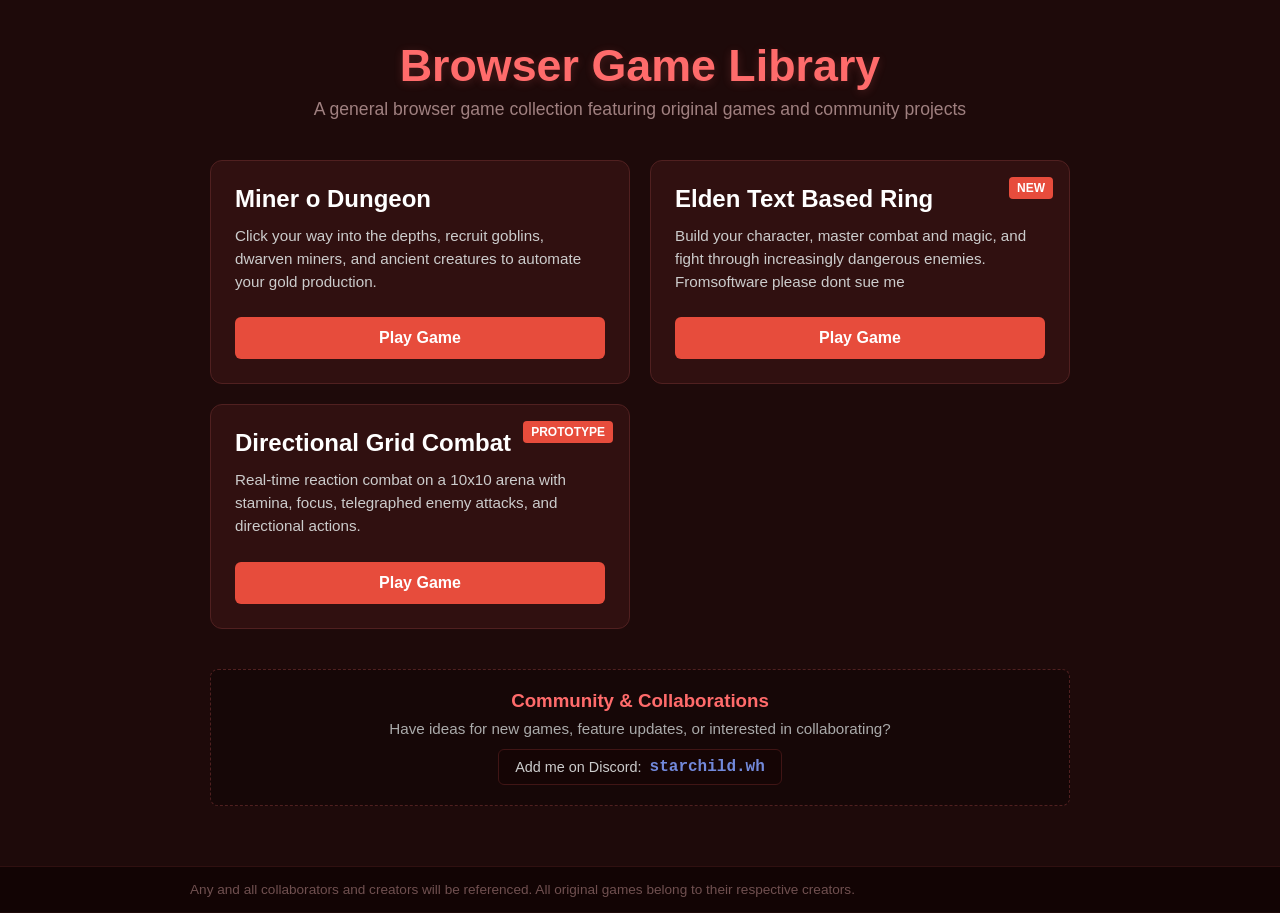
<file: ClickerGame/index.html>
<!DOCTYPE html>
<html lang="en">
<head>
    <meta charset="UTF-8">
    <meta name="viewport" content="width=device-width, initial-scale=1.0">
    <title>Browser Game Library</title>
    <link rel="icon" href="pick.png">
    <link rel="stylesheet" href="index.css">
</head>
<body>

    <header class="hero">
        <h1>Browser Game Library</h1>
        <p class="subtitle">A general browser game collection featuring original games and community projects</p>
    </header>

    <main class="container">
        <!-- Game Cards Showcase -->
        <section class="game-grid">
            <article class="game-card">
                <h2>Miner o Dungeon</h2>
                <p>Click your way into the depths, recruit goblins, dwarven miners, and ancient creatures to automate your gold production.</p>
                
                <div class="card-actions">
                    <a href="./Game1/game1.html" class="btn btn-primary">Play Game</a>
                </div>
            </article>

            <!-- Second Game Card -->
            <article class="game-card game-card--new">
                <div class="card-badge">New</div>
                <h2>Elden Text Based Ring</h2>
                <p>Build your character, master combat and magic, and fight through increasingly dangerous enemies. Fromsoftware please dont sue me</p>
                <div class="card-actions">
                    <a href="./Game2/game2.html" class="btn btn-primary">Play Game</a>
                </div>
            </article>

            <article class="game-card game-card--new">
                <div class="card-badge">Prototype</div>
                <h2>Directional Grid Combat</h2>
                <p>Real-time reaction combat on a 10x10 arena with stamina, focus, telegraphed enemy attacks, and directional actions.</p>
                <div class="card-actions">
                    <a href="./Game3/game3.html" class="btn btn-primary">Play Game</a>
                </div>
            </article>
        </section>

        <!-- Information & Discord Section -->
        <section class="info-section">
            <h3>Community & Collaborations</h3>
            <p>Have ideas for new games, feature updates, or interested in collaborating?</p>
            <div class="discord-box">
                <span>Add me on Discord:</span>
                <code>starchild.wh</code>
            </div>
        </section>
    </main>

    <footer>
        <div class="footer-content">
            <p class="copyright">Any and all collaborators and creators will be referenced. All original games belong to their respective creators.</p>
        </div>
    </footer>

</body>
</html>
</file>
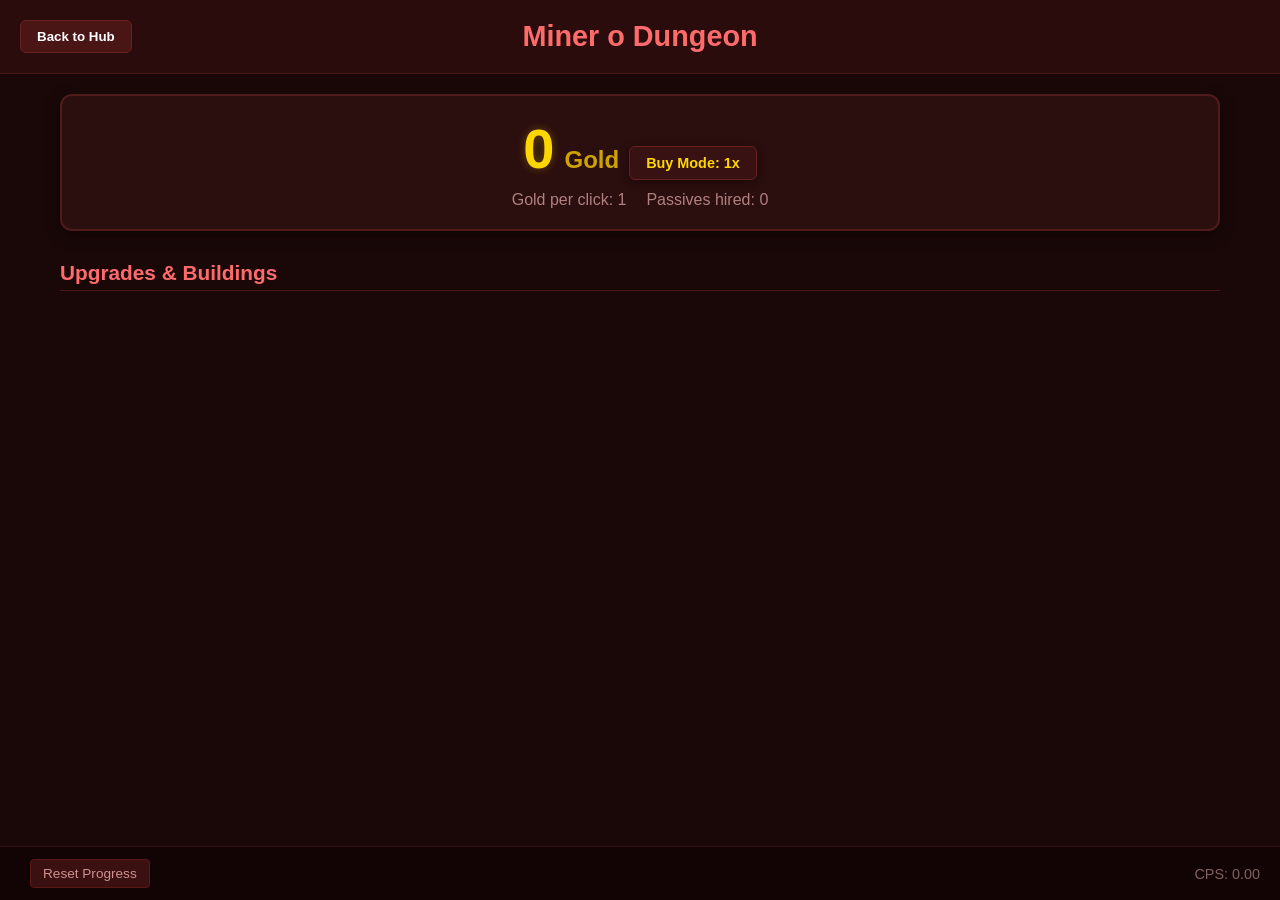
<file: ClickerGame/Game1/game1.html>
<!DOCTYPE html>
<html lang="en">
<head>
    <meta charset="UTF-8">
    <meta name="viewport" content="width=device-width, initial-scale=1.0">
    <title>Miner o Dungeon</title>
    <link rel="icon" href="pick.png">
    <link rel="stylesheet" href="game1.css">
</head>
<body>

    <header class="header">
        <button id="backBtn" class="nav-btn">Back to Hub</button>
        <h1>Miner o Dungeon</h1>
    </header>

    <main class="game-container">
        <section class="stats-panel">
            <div class="resource-display">
                <span id="number" class="score-display">0</span>
                <span class="resource-label">Gold</span>
            </div>
            <div class="stat-details">
                <div class="sub-stat">Gold per click: <span id="clickPower">1</span></div>
                <div class="sub-stat">Passives hired: <span id="goblinCount">0</span></div>
            </div>
        </section>

        <section class="upgrades-section">
            <h2>Upgrades & Buildings</h2>
            <div id="upgrades" class="upgrades-container"></div>
        </section>
    </main>

    <footer>
        <span id="cpsDisplay">CPS: 0.00</span>
    </footer>

    <!-- Click Spark Skript eingebunden -->
    <script src="../click-spark.js"></script>
    <script src="game1.js"></script>
</body>
</html>
</file>
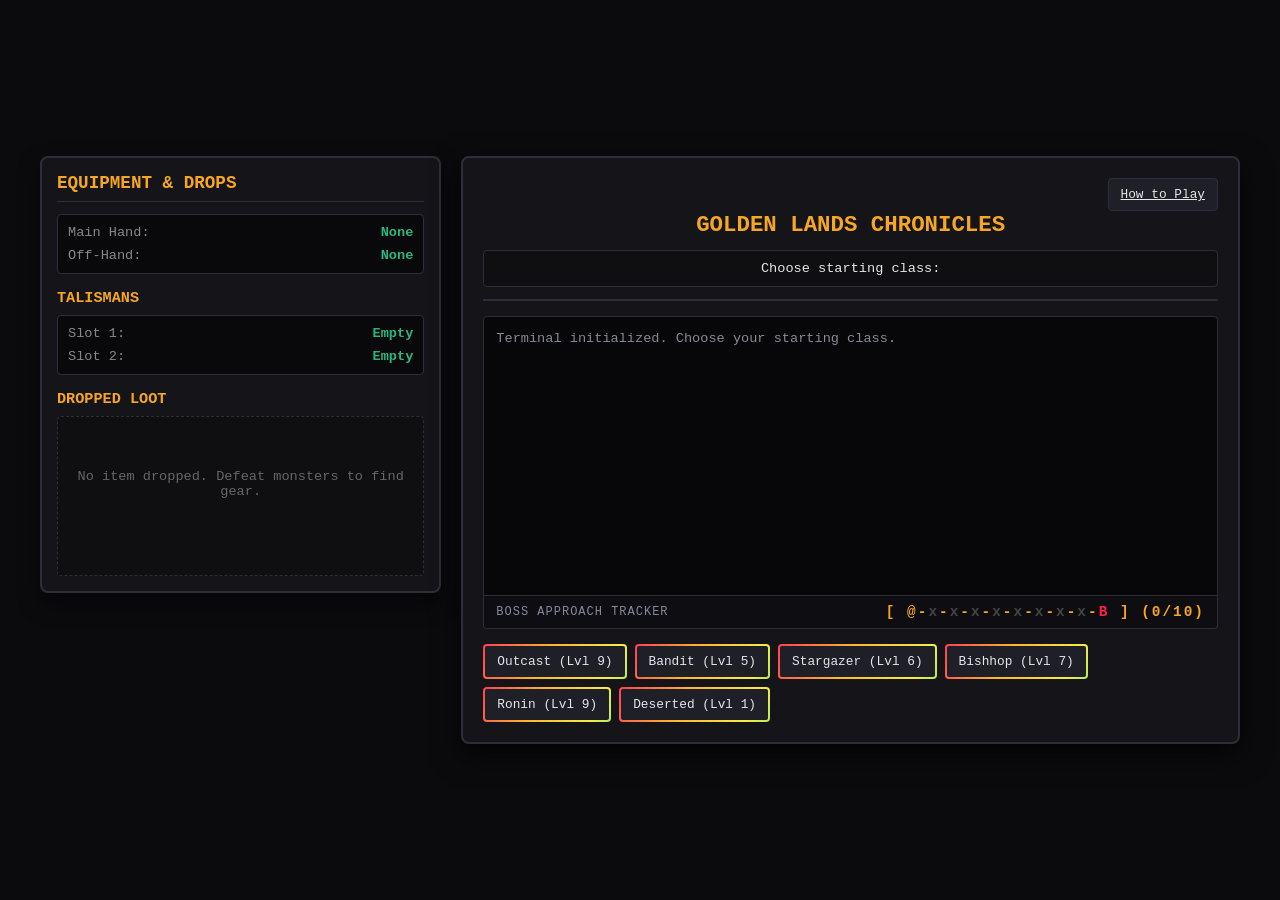
<file: ClickerGame/Game2/game2.html>
<!DOCTYPE html>
<html lang="en">
<head>
    <meta charset="UTF-8">
    <meta name="viewport" content="width=device-width, initial-scale=1.0">
    <title>Elden Text Based Ring</title>
    <link rel="stylesheet" href="game2.css">
</head>
<body>

    <div id="death-overlay" class="death-overlay" role="alert" aria-live="assertive" aria-hidden="true">
        <h1 class="death-title">YOU DIED</h1>
    </div>

    <div class="main-layout">
        <!-- LEFT PANEL: Equipment & Drops -->
        <aside class="sidebar-panel">
            <h2 class="panel-title">Equipment & Drops</h2>
            
            <div class="equipment-slots">
                <div class="slot-box">
                    <span class="slot-label">Main Hand:</span>
                    <span id="main-hand-display" class="slot-value">None</span>
                </div>
                <div class="slot-box">
                    <span class="slot-label">Off-Hand:</span>
                    <span id="off-hand-display" class="slot-value">None</span>
                </div>
            </div>

            <h3 class="sub-panel-title">Talismans</h3>
            <div class="equipment-slots talisman-slots">
                <div class="slot-box">
                    <span class="slot-label">Slot 1:</span>
                    <span id="talisman-slot-1" class="slot-value">Empty</span>
                </div>
                <div class="slot-box">
                    <span class="slot-label">Slot 2:</span>
                    <span id="talisman-slot-2" class="slot-value">Empty</span>
                </div>
            </div>

            <h3 class="sub-panel-title">Dropped Loot</h3>
            <div id="drop-container" class="drop-box">
                <p class="empty-msg">No item dropped. Defeat monsters to find gear.</p>
            </div>
        </aside>

        <!-- RIGHT PANEL: Game Console & Actions -->
        <main class="game-container">
            <header class="stats-card">
                <a class="tutorial-open btn" href="tutorial.html">How to Play</a>
                <h1 class="game-title">Golden Lands Chronicles</h1>
                <div id="stats-display" class="stats-grid">
                    <!-- Stats rendered via JS -->
                </div>
            </header>

            <section id="level-up-panel" class="level-up-box hidden">
                <h3 class="level-title">Level Up! Allocate 1 Stat Point:</h3>
                <div id="stat-buttons" class="stat-btn-grid"></div>
            </section>

            <section id="console" class="console-box">
                <p class="system-msg"> Terminal initialized. Choose your starting class.</p>
            </section>

            <!-- ASCII BOSS PROGRESSION TRACKER -->
            <section class="tracker-box">
                <div class="tracker-title">Boss Approach Tracker</div>
                <div id="boss-tracker" class="ascii-tracker">[ @-------x-------B ] (0/10)</div>
            </section>

            <footer id="actions-panel" class="actions-box">
                <!-- Buttons rendered via JS -->
            </footer>
        </main>
    </div>

    <script src="game2.js"></script>
</body>
</html>
</file>
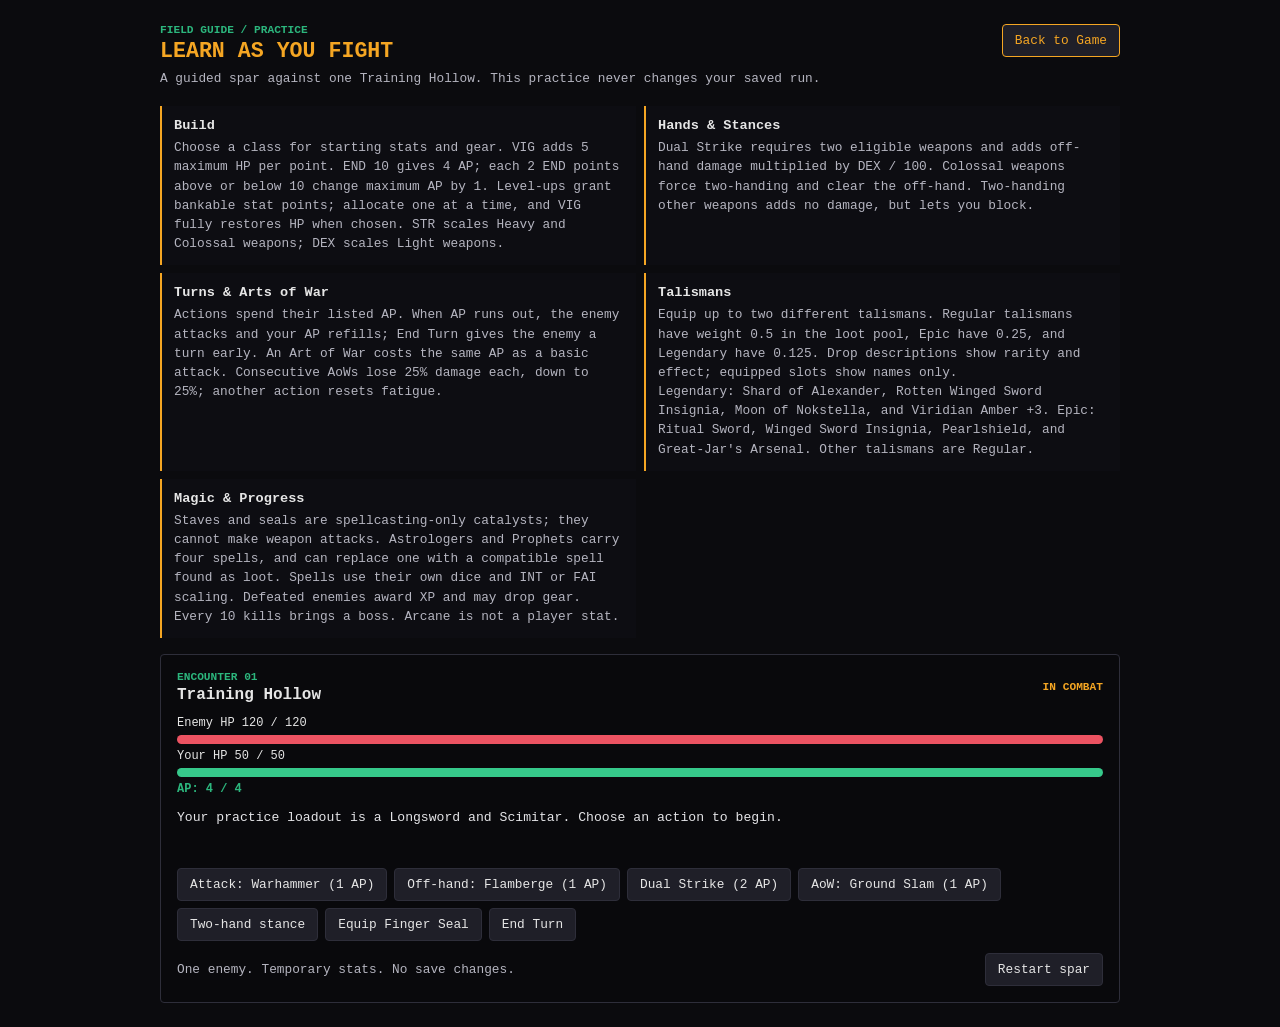
<file: ClickerGame/Game2/tutorial.html>
<!DOCTYPE html>
<html lang="en">
<head>
    <meta charset="UTF-8">
    <meta name="viewport" content="width=device-width, initial-scale=1.0">
    <title>Elden Text Based Ring | Tutorial</title>
    <link rel="stylesheet" href="game2.css">
</head>
<body class="tutorial-page" data-page="tutorial">
    <main class="tutorial-shell">
        <header class="tutorial-header">
            <div>
                <p class="tutorial-kicker">FIELD GUIDE / PRACTICE</p>
                <h1 id="tutorial-title" class="game-title">Learn as you fight</h1>
                <p class="tutorial-subtitle">A guided spar against one Training Hollow. This practice never changes your saved run.</p>
            </div>
            <a class="tutorial-nav btn" href="game2.html">Back to Game</a>
        </header>

        <div class="tutorial-guide-grid">
            <section class="tutorial-guide">
                <h2>Build</h2>
                <p>Choose a class for starting stats and gear. VIG adds 5 maximum HP per point. END 10 gives 4 AP; each 2 END points above or below 10 change maximum AP by 1. Level-ups grant bankable stat points; allocate one at a time, and VIG fully restores HP when chosen. STR scales Heavy and Colossal weapons; DEX scales Light weapons.</p>
            </section>
            <section class="tutorial-guide">
                <h2>Hands & Stances</h2>
                <p>Dual Strike requires two eligible weapons and adds off-hand damage multiplied by DEX / 100. Colossal weapons force two-handing and clear the off-hand. Two-handing other weapons adds no damage, but lets you block.</p>
            </section>
            <section class="tutorial-guide">
                <h2>Turns & Arts of War</h2>
                <p>Actions spend their listed AP. When AP runs out, the enemy attacks and your AP refills; End Turn gives the enemy a turn early. An Art of War costs the same AP as a basic attack. Consecutive AoWs lose 25% damage each, down to 25%; another action resets fatigue.</p>
            </section>
            <section class="tutorial-guide">
                <h2>Talismans</h2>
                <p>Equip up to two different talismans. Regular talismans have weight 0.5 in the loot pool, Epic have 0.25, and Legendary have 0.125. Drop descriptions show rarity and effect; equipped slots show names only.</p>
                <p>Legendary: Shard of Alexander, Rotten Winged Sword Insignia, Moon of Nokstella, and Viridian Amber +3. Epic: Ritual Sword, Winged Sword Insignia, Pearlshield, and Great-Jar's Arsenal. Other talismans are Regular.</p>
            </section>
            <section class="tutorial-guide">
                <h2>Magic & Progress</h2>
                <p>Staves and seals are spellcasting-only catalysts; they cannot make weapon attacks. Astrologers and Prophets carry four spells, and can replace one with a compatible spell found as loot. Spells use their own dice and INT or FAI scaling. Defeated enemies award XP and may drop gear. Every 10 kills brings a boss. Arcane is not a player stat.</p>
            </section>
        </div>

        <section class="tutorial-arena" aria-labelledby="tutorial-enemy-name">
            <div class="tutorial-arena-heading">
                <div>
                    <p class="tutorial-kicker">ENCOUNTER 01</p>
                    <h2 id="tutorial-enemy-name">Training Hollow</h2>
                </div>
                <span id="tutorial-fight-status" class="tutorial-fight-status">READY</span>
            </div>

            <div class="tutorial-vitals">
                <label for="tutorial-enemy-hp">Enemy HP <span id="tutorial-enemy-hp-label">120 / 120</span></label>
                <progress id="tutorial-enemy-hp" class="tutorial-health enemy-health" max="120" value="120"></progress>
                <label for="tutorial-player-hp">Your HP <span id="tutorial-player-hp-label">50 / 50</span></label>
                <progress id="tutorial-player-hp" class="tutorial-health player-health" max="50" value="50"></progress>
                <p id="tutorial-ap-label" class="tutorial-ap">AP: 4 / 4</p>
            </div>

            <p id="tutorial-narration" class="tutorial-narration" role="status" aria-live="polite">Your practice loadout is a Longsword and Scimitar. Choose an action to begin.</p>
            <div id="tutorial-log" class="tutorial-log" role="log" aria-live="polite"></div>
            <div id="tutorial-actions" class="tutorial-actions"></div>
            <footer class="tutorial-footer">
                <span>One enemy. Temporary stats. No save changes.</span>
                <button id="tutorial-restart" class="btn" type="button">Restart spar</button>
            </footer>
        </section>
    </main>

    <script src="game2.js"></script>
</body>
</html>
</file>
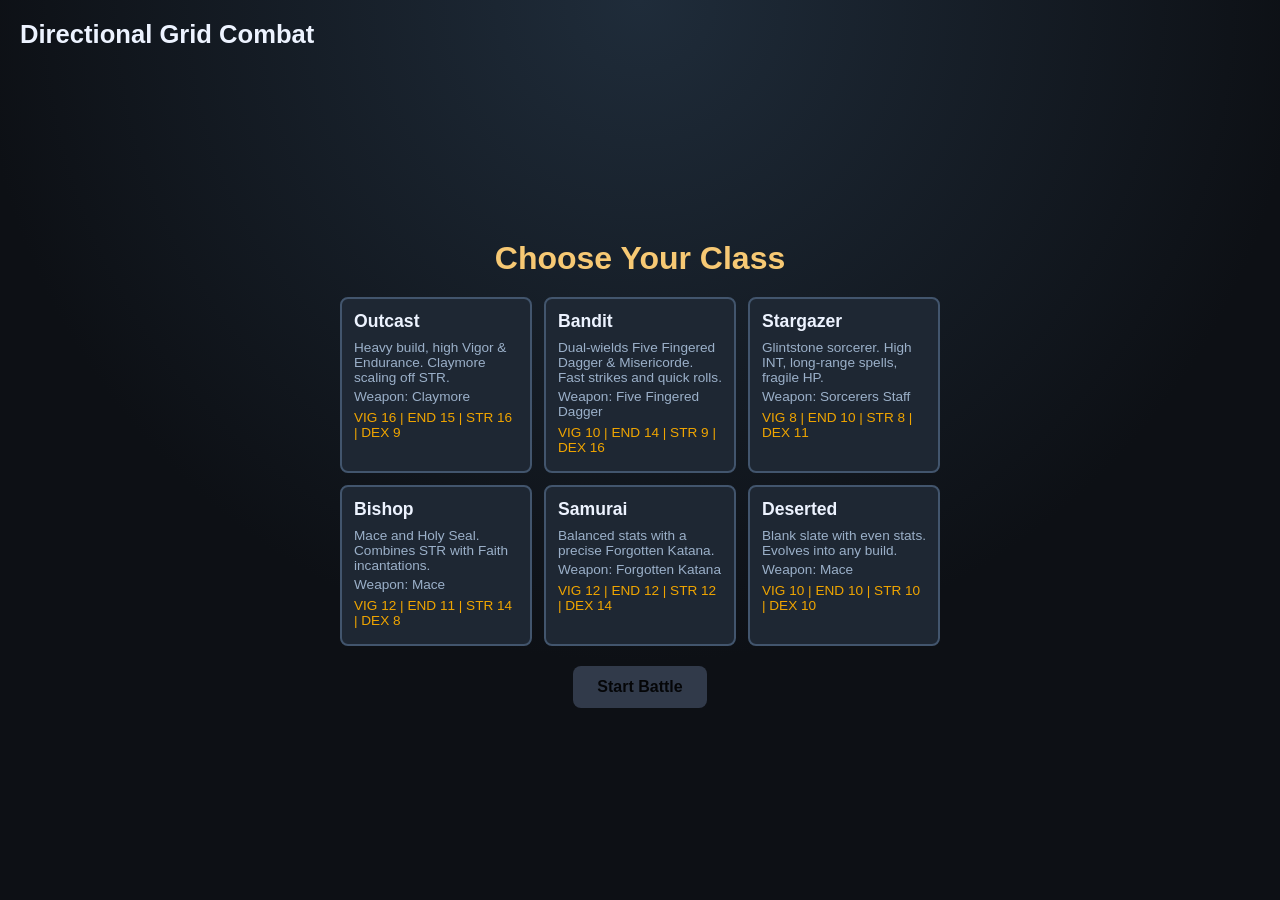
<file: ClickerGame/Game3/game3.html>
<!DOCTYPE html>
<html lang="en">
<head>
  <meta charset="UTF-8" />
  <meta name="viewport" content="width=device-width, initial-scale=1.0" />
  <title>Directional Grid Combat</title>
  <link rel="stylesheet" href="game3.css" />
</head>
<body>
  <div class="game-shell">
    <header class="topbar">
      <div>
        <h1>Directional Grid Combat</h1>
      </div>
      <button id="pause-btn" class="pause-btn" style="display:none;" onclick="togglePause()">Pause (P)</button>
    </header>

    <div id="class-select-screen" class="class-select">
      <h2>Choose Your Class</h2>
      <div id="class-options-container" class="class-options"></div>
      <button id="start-game-btn" class="start-button" disabled>Start Battle</button>
    </div>

    <div id="game-screen" style="display: none;">
      <section class="hud">
        <div class="bar-wrap">
          <label>Health</label>
          <div class="bar">
            <div id="hp-bar" class="fill hp"></div>
          </div>
          <span id="hp-text">0 / 0</span>
        </div>

        <div class="bar-wrap">
          <label>Stamina</label>
          <div class="bar">
            <div id="sp-bar" class="fill stamina"></div>
          </div>
          <span id="sp-text">0 / 0</span>
        </div>

        <div class="bar-wrap">
          <label>Focus</label>
          <div class="bar">
            <div id="fp-bar" class="fill fp"></div>
          </div>
          <span id="fp-text">0 / 0</span>
        </div>
      </section>

      <main class="arena-layout">
        <!-- LEFT PANEL: EQUIPMENT & DROPS -->
        <aside class="side-panel left-panel">
          <div class="panel-block">
            <h2>Equipment</h2>
            <div style="font-size: 0.85rem; line-height: 1.8; color: #9bb0c9;">
              <div><span style="color: var(--accent);">Main Hand:</span> <span id="main-hand-slot">None</span></div>
              <div><span style="color: var(--accent);">Off-Hand:</span> <span id="off-hand-slot">None</span></div>
              <div>Stance: <span id="stance-slot">One-handed</span></div>
              <div style="margin-top: 8px; color: var(--accent);">Talismans</div>
              <div style="margin-left: 8px;"><span id="talisman-slot-1">Slot 1: Empty</span></div>
              <div style="margin-left: 8px;"><span id="talisman-slot-2">Slot 2: Empty</span></div>
              <div style="margin-top: 8px; color: var(--accent);">Spells</div>
              <div id="spell-list" class="spell-list"><span style="color:#666;">No catalyst equipped</span></div>
            </div>
          </div>

          <div class="panel-block">
            <h2>Backpack <span id="backpack-count" style="font-size:0.85rem; color:#9bb0c9;">0/10</span></h2>
            <div id="backpack-container" class="backpack"></div>
          </div>

          <div class="panel-block">
            <h2>Dropped Loot</h2>
            <div id="drop-container" class="drop-box"><p class="empty-msg">No item dropped. Defeat monsters to find gear.</p></div>
          </div>
        </aside>

        <!-- CENTER: COMBAT ARENA -->
        <div class="battle-panel">
          <canvas id="gameCanvas" width="520" height="520"></canvas>
        </div>

        <!-- RIGHT PANEL: STATUS & LOG -->
        <aside class="side-panel right-panel">
          <div id="choice-panel" class="panel-block hidden choice-box">
            <h2>Choose Your Next Fight</h2>
            <div id="choice-buttons"></div>
          </div>

          <div class="panel-block">
            <h2>Combat</h2>
            <div class="keybinds">
              <button data-key="ArrowUp">↑ Look Up</button>
              <button data-key="ArrowDown">↓ Look Down</button>
              <button data-key="ArrowLeft">← Look Left</button>
              <button data-key="ArrowRight">→ Look Right</button>
              <button data-key="j">J - Light Attack</button>
                            <button data-key="h">H - Flask</button>
              <button data-key=" ">Space - Roll</button>
              <button data-key="q">Q - Step Forward</button>
              <button data-key="k">K - Ash of War</button>
              <button data-key="t">T - Two-Hand</button>
              <button data-key="b">B - Block (hold)</button>
              <button data-key="p">P - Pause</button>
            </div>
          </div>

          <div id="level-up-panel" class="panel-block hidden">
            <h2 class="level-title">Level Up!</h2>
            <div id="stat-buttons" class="stat-buttons"></div>
          </div>

          <div class="panel-block">
            <h2>Status</h2>
            <div id="player-class-title" style="font-size: 1.1rem; color: #f0a500; margin-bottom: 8px;">-</div>
            <div id="player-stats" class="info-text"></div>
            <div style="border-top:1px solid #2b3747; margin:10px 0 8px;"></div>
            <div style="color: var(--accent); font-size:0.8rem; text-transform:uppercase; letter-spacing:0.06em;">Target</div>
            <div id="status-info" class="info-text"></div>
          </div>

          <div class="panel-block">
            <h2>Log</h2>
            <div id="log-box" class="log-box"></div>
          </div>
        </aside>
      </main>
    </div>
  </div>

  <script src="game3.js"></script>
</body>
</html>
</file>
<file: ClickerGame/index.css>
* {
    box-sizing: border-box;
    margin: 0;
    padding: 0;
}

body {
    font-family: 'Segoe UI', Tahoma, Geneva, Verdana, sans-serif;
    background-color: #1e0a0a;
    color: #f0f0f0;
    min-height: 100vh;
    display: flex;
    flex-direction: column;
    align-items: center;
}

.hero {
    text-align: center;
    padding: 40px 20px 20px;
}

.hero h1 {
    font-size: 2.8rem;
    color: #ff6b6b;
    text-shadow: 0 2px 10px rgba(255, 107, 107, 0.2);
    margin-bottom: 8px;
}

.subtitle {
    color: #a08080;
    font-size: 1.1rem;
}

.container {
    width: 100%;
    max-width: 900px;
    padding: 20px;
    flex: 1;
}

.game-grid {
    display: grid;
    grid-template-columns: repeat(auto-fit, minmax(280px, 1fr));
    gap: 20px;
    margin-bottom: 40px;
}

.game-card {
    background-color: #301010;
    border: 1px solid #502020;
    border-radius: 12px;
    padding: 24px;
    display: flex;
    flex-direction: column;
    position: relative;
    transition: transform 0.2s ease, border-color 0.2s ease;
}

.game-card:hover {
    transform: translateY(-4px);
    border-color: #ff6b6b;
}

.game-card.coming-soon {
    opacity: 0.7;
}

.card-badge {
    position: absolute;
    top: 16px;
    right: 16px;
    background-color: #e74c3c;
    color: #fff;
    font-size: 0.75rem;
    font-weight: bold;
    text-transform: uppercase;
    padding: 4px 8px;
    border-radius: 4px;
}

.card-badge.neutral {
    background-color: #503030;
    color: #ccc;
}

.game-card h2 {
    font-size: 1.5rem;
    color: #fff;
    margin-bottom: 12px;
}

.game-card--new h2 {
    padding-right: 72px;
}

.game-card p {
    color: #cccccc;
    font-size: 0.95rem;
    line-height: 1.5;
    margin-bottom: 24px;
    flex: 1;
}

.card-actions {
    display: flex;
}

.btn {
    display: inline-block;
    width: 100%;
    text-align: center;
    padding: 12px 20px;
    font-size: 1rem;
    font-weight: bold;
    text-decoration: none;
    border-radius: 6px;
    cursor: pointer;
    border: none;
    transition: background-color 0.2s ease, transform 0.05s ease;
}

.btn-primary {
    background-color: #e74c3c;
    color: #ffffff;
}

.btn-primary:hover {
    background-color: #ff5252;
}

.btn-secondary {
    background-color: #421515;
    color: #f0f0f0;
    border: 1px solid #602020;
    width: auto;
}

.btn-secondary:hover {
    background-color: #541b1b;
    color: #ffffff;
}

.btn-disabled {
    background-color: #402020;
    color: #806060;
    cursor: not-allowed;
}

.info-section {
    background-color: rgba(0, 0, 0, 0.25);
    border: 1px dashed #502020;
    border-radius: 8px;
    padding: 20px;
    text-align: center;
}

.info-section h3 {
    color: #ff6b6b;
    margin-bottom: 8px;
}

.info-section p {
    color: #aaa;
    font-size: 0.95rem;
    margin-bottom: 12px;
}

.discord-box {
    display: inline-flex;
    align-items: center;
    gap: 8px;
    background-color: #150505;
    padding: 8px 16px;
    border-radius: 6px;
    border: 1px solid #401515;
}

.discord-box span {
    font-size: 0.9rem;
    color: #ccc;
}

.discord-box code {
    color: #7289da;
    font-family: monospace;
    font-weight: bold;
    font-size: 1rem;
}

footer {
    width: 100%;
    background-color: #120404;
    border-top: 1px solid #301010;
    padding: 15px 20px;
    margin-top: 40px;
}

.footer-content {
    max-width: 900px;
    margin: 0 auto;
    display: flex;
    justify-content: space-between;
    align-items: center;
    flex-wrap: wrap;
    gap: 10px;
}

.copyright {
    font-size: 0.85rem;
    color: #705050;
}
</file>
<file: ClickerGame/Game1/game1.css>
* {
    box-sizing: border-box;
    margin: 0;
    padding: 0;
    user-select: none;
}

body {
    font-family: 'Segoe UI', Tahoma, Geneva, Verdana, sans-serif;
    background-color: #1a0808;
    color: #f0f0f0;
    min-height: 100vh;
    display: flex;
    flex-direction: column;
    justify-content: space-between;
}

.header {
    display: flex;
    align-items: center;
    padding: 20px;
    background-color: #2a0c0c;
    border-bottom: 1px solid #4a1515;
    position: relative;
}

.nav-btn {
    background-color: #4a1515;
    color: #ffffff;
    border: 1px solid #6a2020;
    padding: 8px 16px;
    border-radius: 6px;
    cursor: pointer;
    font-weight: bold;
    transition: background-color 0.2s ease;
}

.nav-btn:hover {
    background-color: #6a2020;
}

.header h1 {
    position: absolute;
    left: 50%;
    transform: translateX(-50%);
    font-size: 1.8rem;
    color: #ff6b6b;
}

.game-container {
    max-width: 1200px;
    width: 100%;
    margin: 0 auto;
    padding: 20px;
    display: flex;
    flex-direction: column;
    gap: 30px;
    flex: 1;
}

.stats-panel {
    background-color: #2b0e0e;
    border: 2px solid #501b1b;
    border-radius: 12px;
    padding: 20px;
    text-align: center;
    box-shadow: 0 4px 15px rgba(0, 0, 0, 0.4);
}

.resource-display {
    display: flex;
    justify-content: center;
    align-items: baseline;
    gap: 10px;
    margin-bottom: 10px;
}

.score-display {
    font-size: clamp(2rem, 5vw, 3.5rem);
    font-weight: bold;
    color: #ffd700;
    text-shadow: 0 0 10px rgba(255, 215, 0, 0.3);
    word-break: break-all;
}

.resource-label {
    font-size: 1.5rem;
    color: #cca300;
    font-weight: bold;
}

.stat-details {
    display: flex;
    justify-content: center;
    gap: 20px;
    color: #b08080;
    font-size: 1rem;
}

.upgrades-section h2 {
    font-size: 1.3rem;
    color: #ff6b6b;
    margin-bottom: 15px;
    border-bottom: 1px solid #4a1515;
    padding-bottom: 5px;
}

.upgrades-container {
    display: grid;
    grid-template-columns: repeat(auto-fill, minmax(260px, 1fr));
    gap: 15px;
    max-height: 60vh;
    overflow-y: auto;
    padding-right: 5px;
}

.upgrades-container::-webkit-scrollbar {
    width: 8px;
}

.upgrades-container::-webkit-scrollbar-track {
    background: #1a0808;
    border-radius: 4px;
}

.upgrades-container::-webkit-scrollbar-thumb {
    background: #4a1515;
    border-radius: 4px;
}

.upgrade-card {
    background-color: #381212;
    border: 1px solid #5c1d1d;
    border-radius: 8px;
    padding: 15px;
    display: flex;
    flex-direction: column;
    justify-content: space-between;
    min-height: 110px;
    cursor: pointer;
    transition: background-color 0.2s ease, transform 0.1s ease;
}

.upgrade-card:hover:not(.disabled) {
    background-color: #4a1818;
    transform: translateY(-2px);
}

.upgrade-card.disabled {
    opacity: 0.5;
    cursor: not-allowed;
    background-color: #240b0b;
}

.upgrade-title {
    font-size: 0.95rem;
    font-weight: bold;
    color: #ffffff;
    line-height: 1.3;
}

.upgrade-level {
    font-size: 0.8rem;
    color: #a07070;
    margin-top: 4px;
}

.upgrade-cost {
    font-weight: bold;
    color: #ffd700;
    font-size: 0.95rem;
    text-align: right;
    white-space: nowrap;
    overflow: hidden;
    text-overflow: ellipsis;
}

@keyframes fadeInUp {
    from {
        opacity: 0;
        transform: translateY(20px);
    }
    to {
        opacity: 1;
        transform: translateY(0);
    }
}

.fade-in-up {
    animation: fadeInUp 0.3s ease-out forwards;
}

footer {
    background-color: #120404;
    border-top: 1px solid #301010;
    padding: 12px 20px;
    display: flex;
    justify-content: space-between;
    align-items: center;
    font-size: 0.9rem;
    color: #806060;
}

.footer-btn {
    background-color: #3a1010;
    color: #d09090;
    border: 1px solid #5a1818;
    padding: 6px 12px;
    border-radius: 4px;
    cursor: pointer;
    font-size: 0.85rem;
    transition: background-color 0.2s ease, color 0.2s ease;
}

.footer-btn:hover {
    background-color: #5a1818;
    color: #ffffff;
}

/* Buy Mode Button Styling */
.buy-mode-btn {
    display: inline-block;
    margin-top: 12px;
    padding: 8px 18px;
    font-family: inherit;
    font-size: 0.9rem;
    font-weight: bold;
    color: #ffd700;
    background-color: #381212;
    border: 1px solid #6a2020;
    border-radius: 6px;
    cursor: pointer;
    box-shadow: 0 2px 8px rgba(0, 0, 0, 0.4);
    transition: background-color 0.2s ease, border-color 0.2s ease, transform 0.1s ease;
    outline: none;
}

.buy-mode-btn:hover {
    background-color: #4a1818;
    border-color: #ff6b6b;
    color: #ffffff;
    transform: translateY(-1px);
}

.buy-mode-btn:active {
    transform: translateY(1px);
    box-shadow: 0 1px 4px rgba(0, 0, 0, 0.3);
}
</file>
<file: ClickerGame/Game2/game2.css>
:root {
    --bg-color: #0b0b0e;
    --panel-bg: #141419;
    --border-color: #2e2e3a;
    --primary-color: #e6e6e6;
    --accent-red: #ff495c;
    --accent-blue: #2cb67d;
    --accent-yellow: #f5a623;
    --accent-purple: #a855f7;
    --button-bg: #1f1f28;
    --button-hover: #323242;
    --font-family: 'Courier New', Courier, monospace;
}

* {
    box-sizing: border-box;
    margin: 0;
    padding: 0;
}

body {
    background-color: var(--bg-color);
    color: var(--primary-color);
    font-family: var(--font-family);
    min-height: 100vh;
    padding: 20px;
    display: flex;
    justify-content: center;
    align-items: center;
}

body::after {
    content: "";
    position: fixed;
    inset: 0;
    z-index: 9999;
    background: rgba(190, 0, 18, 0);
    opacity: 0;
    pointer-events: none;
}

body.enemy-hit::after {
    animation: blood-screen-flash 460ms ease-out;
}

.death-overlay {
    position: fixed;
    inset: 0;
    z-index: 10000;
    display: grid;
    place-items: center;
    padding: 24px;
    background: rgba(18, 0, 4, 0.94);
    box-shadow: inset 0 0 100px rgba(255, 20, 45, 0.38);
    opacity: 0;
    visibility: hidden;
    pointer-events: none;
    transition: opacity 1400ms ease-in, visibility 0s linear 1400ms;
}

.death-overlay--visible {
    opacity: 1;
    visibility: visible;
    transition: opacity 180ms ease-out, visibility 0s;
}

.death-title {
    color: #ff263f;
    font-size: 5rem;
    font-weight: 900;
    line-height: 1;
    text-align: center;
    text-shadow: 0 0 12px rgba(255, 25, 50, 0.85), 0 0 48px rgba(255, 0, 25, 0.55);
}

@media (max-width: 480px) {
    .death-title { font-size: 3rem; }
}

@media (prefers-reduced-motion: reduce) {
    .death-overlay { transition-duration: 1ms; transition-delay: 0ms; }
    .death-overlay--visible { transition-duration: 1ms; }
}

@keyframes blood-screen-flash {
    0%, 100% { opacity: 0; background: rgba(190, 0, 18, 0); }
    20% { opacity: 1; background: rgba(190, 0, 18, 0.46); }
    55% { opacity: 0.55; background: rgba(190, 0, 18, 0.3); }
}

@media (prefers-reduced-motion: reduce) {
    body.enemy-hit::after { animation-duration: 1ms; }
}

.main-layout {
    display: flex;
    gap: 20px;
    width: 100%;
    max-width: 1200px;
    align-items: flex-start;
}

/* Left Panel */
.sidebar-panel {
    flex: 1;
    min-width: 300px;
    background-color: var(--panel-bg);
    border: 2px solid var(--border-color);
    border-radius: 8px;
    padding: 15px;
    box-shadow: 0 10px 20px rgba(0,0,0,0.5);
}

.panel-title {
    font-size: 1.1rem;
    color: var(--accent-yellow);
    border-bottom: 1px solid var(--border-color);
    padding-bottom: 8px;
    margin-bottom: 12px;
    text-transform: uppercase;
}

.sub-panel-title {
    font-size: 0.95rem;
    color: var(--accent-yellow);
    margin-top: 15px;
    margin-bottom: 8px;
    text-transform: uppercase;
}

.equipment-slots {
    display: flex;
    flex-direction: column;
    gap: 8px;
    background: #09090c;
    padding: 10px;
    border-radius: 4px;
    border: 1px solid var(--border-color);
}

.slot-box {
    display: flex;
    justify-content: space-between;
    align-items: flex-start;
    font-size: 0.85rem;
}

.slot-label { color: #888; }
.slot-value {
    min-width: 0;
    flex: 1;
    margin-left: 12px;
    color: var(--accent-blue);
    font-weight: bold;
    text-align: right;
    overflow-wrap: anywhere;
}

.drop-box {
    background: #0f0f12;
    border: 1px dashed var(--border-color);
    padding: 12px;
    border-radius: 4px;
    min-height: 160px;
}

.drop-box--glowing,
.level-up-box.level-up-box--glowing {
    border: 2px solid transparent;
    background-size: auto, 300% 300%;
    animation: loot-rainbow-border 4s linear infinite, loot-rainbow-glow 1.8s ease-in-out infinite alternate, loot-rainbow-blink 0.65s ease-in-out 2;
}

.drop-box--glowing {
    background:
        linear-gradient(#0f0f12, #0f0f12) padding-box,
        linear-gradient(120deg, #ff4057, #ffb52e, #f4ed45, #3ce783, #39d9ff, #6477ff, #dc5bff, #ff4057) border-box;
}

.level-up-box.level-up-box--glowing {
    background:
        linear-gradient(#1a1a24, #1a1a24) padding-box,
        linear-gradient(120deg, #ff4057, #ffb52e, #f4ed45, #3ce783, #39d9ff, #6477ff, #dc5bff, #ff4057) border-box;
}

@keyframes loot-rainbow-border {
    to { background-position: 0 0, 200% 50%; }
}

@keyframes loot-rainbow-glow {
    0%, 100% {
        box-shadow: 0 0 7px rgba(255, 64, 87, 0.5), 0 0 14px rgba(100, 119, 255, 0.35), inset 0 0 12px rgba(220, 91, 255, 0.12);
    }
    50% {
        box-shadow: 0 0 9px rgba(60, 231, 131, 0.55), 0 0 18px rgba(57, 217, 255, 0.4), inset 0 0 14px rgba(255, 181, 46, 0.14);
    }
}

@keyframes loot-rainbow-blink {
    0%, 100% { filter: brightness(1) saturate(1); }
    50% { filter: brightness(1.8) saturate(1.45); }
}

@media (prefers-reduced-motion: reduce) {
    .drop-box.drop-box--glowing,
    .level-up-box.level-up-box--glowing,
    .btn.class-choice-btn {
        background-position: 0 0, 50% 50%;
        animation: none;
        box-shadow: 0 0 8px rgba(255, 64, 87, 0.45), 0 0 16px rgba(57, 217, 255, 0.35), inset 0 0 12px rgba(220, 91, 255, 0.12);
    }
}

.item-card {
    display: flex;
    flex-direction: column;
    gap: 8px;
}

.item-name {
    color: var(--accent-blue);
    font-weight: bold;
    font-size: 0.95rem;
}

.epic-text {
    color: #db83ff;
    font-weight: 900;
    text-shadow: 0 0 5px rgba(195, 70, 255, 0.85), 0 0 12px rgba(145, 48, 230, 0.55);
}

.talisman-rarity {
    align-self: flex-start;
    margin-top: -4px;
    font-size: 0.7rem;
    font-weight: bold;
    text-transform: uppercase;
}

.talisman-rarity--regular { color: #aaaab6; }
.talisman-rarity--epic { color: #db83ff; text-shadow: 0 0 6px rgba(195, 70, 255, 0.7); }
.talisman-rarity--legendary { font-size: 0.7rem; }

.item-stats {
    font-size: 0.8rem;
    color: #a0a0b0;
    line-height: 1.4;
}

.empty-msg {
    color: #666;
    font-size: 0.85rem;
    text-align: center;
    padding-top: 40px;
}

/* Right Panel */
.game-container {
    flex: 2;
    min-width: 550px;
    background-color: var(--panel-bg);
    border: 2px solid var(--border-color);
    border-radius: 8px;
    padding: 20px;
    box-shadow: 0 10px 30px rgba(0, 0, 0, 0.7);
}

.game-title {
    font-size: 1.4rem;
    color: var(--accent-yellow);
    margin-bottom: 12px;
    text-transform: uppercase;
    text-align: center;
}

.stats-card {
    position: relative;
    border-bottom: 2px solid var(--border-color);
    padding-top: 34px;
    padding-bottom: 12px;
    margin-bottom: 15px;
}

.tutorial-open {
    position: absolute;
    top: 0;
    right: 0;
    border-color: var(--accent-yellow);
    color: var(--accent-yellow);
}

.stats-grid {
    display: flex;
    flex-wrap: wrap;
    gap: 10px;
    justify-content: space-around;
    background: #0f0f12;
    padding: 10px;
    border-radius: 4px;
    border: 1px solid var(--border-color);
}

.stat-item { font-size: 0.85rem; }
.stat-value { color: var(--accent-blue); font-weight: bold; }
.status-value { color: #77c9d4; font-weight: bold; }
.stat-hp { color: var(--accent-red); }

/* Level Up Box */
.level-up-box {
    background: #1a1a24;
    border: 1px solid var(--accent-yellow);
    padding: 12px;
    border-radius: 4px;
    margin-bottom: 12px;
}

.level-title {
    font-size: 0.9rem;
    color: var(--accent-yellow);
    margin-bottom: 8px;
}

.stat-btn-grid {
    display: flex;
    flex-wrap: wrap;
    gap: 6px;
}

.hidden { display: none !important; }

/* Console */
.console-box {
    background-color: #070709;
    border: 1px solid var(--border-color);
    border-radius: 4px 4px 0 0;
    height: 280px;
    overflow-y: auto;
    padding: 12px;
    display: flex;
    flex-direction: column;
    gap: 6px;
}

.console-box p {
    line-height: 1.4;
    font-size: 0.85rem;
}

.system-msg { color: #888899; }
.status-msg { color: #77c9d4; }
.combat-msg { color: #e6e6e6; }
.highlight { color: var(--accent-yellow); }
.magic-msg { color: var(--accent-purple); }
.damage-text { color: var(--accent-red); font-weight: bold; }
.combat-hit {
    animation: attack-impact 420ms ease-out;
}
.combat-hit .damage-text {
    display: inline-block;
    animation: damage-pop 460ms cubic-bezier(0.18, 0.8, 0.25, 1);
}
.combat-hit--special {
    border-left: 2px solid var(--accent-yellow);
    padding-left: 8px;
}
.combat-hit--magic .damage-text { color: var(--accent-purple); }

@keyframes attack-impact {
    0% { opacity: 0.55; transform: translateX(9px); background-color: rgba(255, 73, 92, 0.18); }
    55% { opacity: 1; transform: translateX(-2px); }
    100% { transform: translateX(0); background-color: transparent; }
}

@keyframes damage-pop {
    0% { transform: scale(0.7); }
    65% { transform: scale(1.25); }
    100% { transform: scale(1); }
}

.combat-hit--special { animation-name: attack-impact, special-flash; }
@keyframes special-flash {
    0%, 100% { box-shadow: inset 3px 0 rgba(245, 166, 35, 0); }
    35% { box-shadow: inset 3px 0 rgba(245, 166, 35, 0.9); }
}

@media (prefers-reduced-motion: reduce) {
    .combat-hit,
    .combat-hit .damage-text { animation: none; }
}
.boss-text { color: #ff2244; font-weight: bold; text-transform: uppercase; }
.crit-text,
.shard-text {
    color: #ffe85c;
    background: linear-gradient(90deg, #ff4057, #ffb52e, #f4ed45, #3ce783, #39d9ff, #6477ff, #dc5bff, #ff4057);
    background-size: 300% 100%;
    background-clip: text;
    -webkit-background-clip: text;
    -webkit-text-fill-color: transparent;
    font-weight: 900;
    filter: drop-shadow(0 0 4px rgba(255, 220, 95, 0.65));
    animation: crit-rainbow 3s linear infinite;
}

@keyframes crit-rainbow {
    to { background-position: 300% 0; }
}

@media (prefers-reduced-motion: reduce) {
    .crit-text,
    .shard-text { animation: none; }
}

/* Tracker Panel */
.tracker-box {
    background-color: #0d0d12;
    border: 1px solid var(--border-color);
    border-top: none;
    padding: 8px 12px;
    margin-bottom: 15px;
    border-radius: 0 0 4px 4px;
    display: flex;
    justify-content: space-between;
    align-items: center;
}

.tracker-title {
    font-size: 0.75rem;
    color: #888899;
    text-transform: uppercase;
    letter-spacing: 1px;
}

.ascii-tracker {
    font-size: 0.9rem;
    font-weight: bold;
    color: var(--accent-yellow);
    letter-spacing: 2px;
}

/* Actions */
.actions-box {
    display: flex;
    flex-wrap: wrap;
    gap: 8px;
}

.btn {
    background-color: var(--button-bg);
    color: var(--primary-color);
    border: 1px solid var(--border-color);
    padding: 8px 12px;
    font-family: var(--font-family);
    font-size: 0.8rem;
    border-radius: 4px;
    cursor: pointer;
    transition: all 0.2s ease;
}

.btn:hover:not(:disabled) {
    background-color: var(--button-hover);
    border-color: var(--accent-yellow);
}

.class-choice-btn {
    border: 2px solid transparent;
    background:
        linear-gradient(var(--button-bg), var(--button-bg)) padding-box,
        linear-gradient(120deg, #ff4057, #ffb52e, #f4ed45, #3ce783, #39d9ff, #6477ff, #dc5bff, #ff4057) border-box;
    background-size: auto, 300% 300%;
    animation: loot-rainbow-border 4s linear infinite, loot-rainbow-glow 1.8s ease-in-out infinite alternate, loot-rainbow-blink 0.8s ease-in-out infinite;
}

.btn:disabled {
    opacity: 0.4;
    cursor: not-allowed;
    border-color: #222;
}

.btn-magic { border-color: #6b21a8; color: var(--accent-purple); }
.healing-text { color: #68d391; font-weight: bold; }
.healing-potion-btn {
    flex: 1 0 100%;
    border-color: #28734b;
    color: #8ee0aa;
    font-size: 0.95rem;
}
.healing-potion-btn span { margin-right: 6px; }
.btn-success { border-color: #1e5e3a; color: var(--accent-blue); }
.btn-danger { margin-left: auto; border-color: #5a2228; color: var(--accent-red); }

.tutorial-page {
    align-items: flex-start;
    padding: 24px;
}

.tutorial-shell {
    width: min(960px, 100%);
}

.tutorial-nav {
    display: inline-block;
    flex: 0 0 auto;
    color: var(--accent-yellow);
    border-color: var(--accent-yellow);
    text-decoration: none;
}

.tutorial-header,
.tutorial-arena-heading,
.tutorial-footer {
    display: flex;
    align-items: flex-start;
    justify-content: space-between;
    gap: 16px;
}

.tutorial-header {
    margin-bottom: 18px;
}

.tutorial-header .game-title {
    margin: 3px 0 6px;
    color: var(--accent-yellow);
    font-size: 1.35rem;
    text-align: left;
}

.tutorial-kicker {
    color: var(--accent-blue);
    font-size: 0.7rem;
    font-weight: bold;
}

.tutorial-subtitle,
.tutorial-guide p,
.tutorial-footer {
    color: #b5b5c0;
    font-size: 0.8rem;
    line-height: 1.5;
}

.tutorial-guide-grid {
    display: grid;
    grid-template-columns: repeat(2, minmax(0, 1fr));
    gap: 8px;
    margin-bottom: 16px;
}

.tutorial-guide {
    padding: 12px;
    background: #0d0d12;
    border-left: 2px solid var(--accent-yellow);
}

.tutorial-guide h2 {
    margin-bottom: 5px;
    color: var(--primary-color);
    font-size: 0.85rem;
}

.tutorial-arena {
    padding: 16px;
    background: #09090c;
    border: 1px solid var(--border-color);
    border-radius: 4px;
}

.tutorial-arena-heading {
    align-items: center;
    margin-bottom: 12px;
}

.tutorial-arena-heading h2 {
    margin-top: 3px;
    font-size: 1rem;
}

.tutorial-fight-status {
    color: var(--accent-yellow);
    font-size: 0.7rem;
    font-weight: bold;
}

.tutorial-fight-status.is-finished { color: var(--accent-red); }

.tutorial-vitals {
    display: grid;
    grid-template-columns: 1fr auto;
    gap: 5px 12px;
    align-items: center;
    margin-bottom: 12px;
    font-size: 0.75rem;
}

.tutorial-health {
    grid-column: 1 / -1;
    width: 100%;
    height: 9px;
    border: 0;
    border-radius: 5px;
    overflow: hidden;
    background: #282830;
    accent-color: var(--accent-red);
}

.tutorial-health::-webkit-progress-bar { background: #282830; }
.enemy-health::-webkit-progress-value { background: #ec5362; }
.player-health::-webkit-progress-value { background: #36c98b; }
.enemy-health::-moz-progress-bar { background: #ec5362; }
.player-health::-moz-progress-bar { background: #36c98b; }

.tutorial-ap {
    grid-column: 1 / -1;
    color: var(--accent-blue);
    font-weight: bold;
}

.tutorial-narration {
    min-height: 42px;
    margin-bottom: 8px;
    color: #e5e5e8;
    font-size: 0.82rem;
    line-height: 1.5;
}

.tutorial-log {
    display: flex;
    flex-direction: column;
    gap: 4px;
    max-height: 100px;
    overflow-y: auto;
    margin-bottom: 10px;
    color: #9b9ba7;
    font-size: 0.75rem;
}

.tutorial-actions {
    display: flex;
    flex-wrap: wrap;
    gap: 7px;
}

.tutorial-footer {
    align-items: center;
    margin-top: 12px;
}

@media (max-width: 850px) {
    .main-layout { flex-direction: column; }
    .game-container, .sidebar-panel { width: 100%; min-width: 100%; }
}

@media (max-width: 600px) {
    .tutorial-page { padding: 16px; }
    .tutorial-guide-grid { grid-template-columns: 1fr; }
    .tutorial-arena { padding: 12px; }
    .tutorial-footer { align-items: flex-start; flex-direction: column; }
    .tutorial-header { flex-direction: column; }
}
</file>
<file: ClickerGame/Game3/game3.css>
:root {
  --bg: #0d1015;
  --panel: #171d26;
  --panel-2: #1e2733;
  --grid: #273240;
  --grid-dark: #1a232d;
  --player: #72c8ff;
  --enemy: #ff6d6d;
  --health: #ff5d5d;
  --stamina: #39d0ff;
  --fp: #5fa8ff;
  --text: #edf3ff;
  --muted: #9bb0c9;
  --accent: #f7c974;
  --danger: #ff7a7a;
  --success: #73f7a4;
}

* {
  box-sizing: border-box;
}

html, body {
  margin: 0;
  width: 100vw;
  height: 100vh;
  overflow: hidden;
  background: radial-gradient(circle at top, #1f2c3a 0%, var(--bg) 60%);
  font-family: inherit;
}

body {
  padding: 20px;
  overflow: hidden;
  color: var(--text);
  font-family: 'Segoe UI', Tahoma, Geneva, Verdana, sans-serif;
}

button {
  font: inherit;
}

.game-shell {
  max-width: 1400px;
  margin: 0 auto;
  height: 100%;
  display: flex;
  flex-direction: column;
}

.topbar {
  display: flex;
  justify-content: space-between;
  align-items: center;
  gap: 16px;
  margin-bottom: 18px;
}

.topbar h1 {
  margin: 0;
  font-size: clamp(1.5rem, 2vw, 2.5rem);
}

.class-select {
  display: flex;
  flex-direction: column;
  align-items: center;
  justify-content: center;
  gap: 20px;
  flex: 1;
}

.class-select h2 {
  font-size: 2rem;
  color: var(--accent);
  margin: 0;
}

.class-options {
  display: grid;
  grid-template-columns: repeat(auto-fit, minmax(180px, 1fr));
  gap: 12px;
  max-width: 600px;
}

.class-card {
  background: var(--panel-2);
  border: 2px solid #42556d;
  color: var(--text);
  border-radius: 8px;
  padding: 12px;
  cursor: pointer;
  transition: all 0.15s ease;
}

.class-card:hover {
  border-color: var(--player);
  background: #242d3b;
}

.class-card.selected {
  background: linear-gradient(180deg, #2e496c, #20364d);
  border-color: var(--player);
}

.class-card h3 {
  margin: 0 0 8px 0;
  font-size: 1.1rem;
}

.class-card p {
  font-size: 0.85rem;
  margin: 4px 0;
  color: var(--muted);
}

.start-button {
  background: var(--accent);
  color: #000;
  border: none;
  border-radius: 8px;
  padding: 12px 24px;
  font-size: 1rem;
  font-weight: bold;
  cursor: pointer;
  transition: all 0.2s ease;
}

.start-button:hover:not(:disabled) {
  background: #ffd700;
  transform: scale(1.05);
}

.start-button:disabled {
  background: #4a566e;
  cursor: not-allowed;
  opacity: 0.6;
}

.hud {
  display: grid;
  grid-template-columns: repeat(3, minmax(180px, 1fr));
  gap: 16px;
  margin-bottom: 16px;
}

.bar-wrap {
  background: rgba(11, 15, 20, 0.75);
  border: 1px solid #2c3a4d;
  border-radius: 12px;
  padding: 10px 12px;
}

.bar-wrap label {
  display: block;
  margin-bottom: 8px;
  color: var(--muted);
  font-size: 0.82rem;
  letter-spacing: 0.06em;
  text-transform: uppercase;
}

.bar {
  height: 18px;
  width: 100%;
  border-radius: 8px;
  background: rgba(255, 255, 255, 0.08);
  overflow: hidden;
  border: 1px solid rgba(255, 255, 255, 0.06);
}

.fill {
  height: 100%;
  width: 0%;
  transition: width 0.12s ease;
}

.fill.hp {
  background: linear-gradient(90deg, #ff6d6d, #ff3c3c);
}

.fill.stamina {
  background: linear-gradient(90deg, #66d8ff, #2ea5ff);
}

.fill.fp {
  background: linear-gradient(90deg, #7da7ff, #4f72ff);
}

.arena-layout {
  min-height: 0;
  display: grid;
  grid-template-columns: minmax(260px, 0.7fr) minmax(520px, 1.3fr) minmax(260px, 0.7fr);
  gap: 18px;
  flex: 1;
}

.battle-panel,
.panel-block {
  background: rgba(17, 22, 29, 0.78);
  border: 1px solid #2b3747;
  border-radius: 14px;
  box-shadow: 0 12px 28px rgba(0, 0, 0, 0.28);
}

.battle-panel {
  padding: 16px;
  display: flex;
  justify-content: center;
  align-items: center;
}

canvas {
  display: block;
  width: 100%;
  max-width: 520px;
  height: auto;
  background: linear-gradient(180deg, #111821, #0c1218);
  border: 2px solid #2f3e4f;
  border-radius: 12px;
}

.side-panel {
  overflow-y: auto;
  max-height: calc(100vh - 190px);
  padding-right: 2px;
  display: flex;
  flex-direction: column;
  gap: 18px;
}

.left-panel {
  order: -1;
}

.right-panel {
  order: 1;
}

.panel-block {
  padding: 14px 12px;
}

.panel-block h2 {
  margin: 0 0 12px;
  font-size: 1.15rem;
}

.keybinds {
  display: grid;
  grid-template-columns: 1fr 1fr;
  gap: 8px;
}

.keybinds button {
  background: var(--panel-2);
  color: var(--text);
  border: 1px solid #465c76;
  border-radius: 8px;
  padding: 10px 8px;
  cursor: pointer;
  text-align: left;
  font-size: 0.85rem;
}

.log-box {
  min-height: 140px;
  max-height: 220px;
  overflow: auto;
  display: grid;
  gap: 6px;
  font-size: 0.82rem;
  color: var(--muted);
  padding-right: 4px;
}

.log-entry {
  padding: 6px 8px;
  border-radius: 7px;
  background: rgba(255, 255, 255, 0.03);
  border-left: 3px solid rgba(255, 255, 255, 0.12);
}

.log-entry.alert {
  border-left-color: var(--danger);
}

.log-entry.good {
  border-left-color: var(--success);
}

.log-entry.info {
  border-left-color: var(--player);
}

.loot-entry {
  padding: 8px 10px;
  border-radius: 7px;
  background: rgba(255, 255, 255, 0.05);
  border-left: 3px solid var(--accent);
  margin-bottom: 6px;
}

@media (max-width: 980px) {
  .arena-layout {
    grid-template-columns: 1fr;
  }

  .hud {
    grid-template-columns: 1fr;
  }

  .topbar {
    flex-direction: column;
    align-items: flex-start;
  }
}

/* --- Ported systems: drops, talismans, leveling --- */
.hidden { display: none !important; }
.info-text { font-size: 0.85rem; line-height: 1.6; color: #9bb0c9; }
.stat-value { color: var(--text); font-weight: bold; }
.highlight { color: var(--accent); }
.damage-text { color: var(--danger); }
.boss-text { color: #f7c974; text-shadow: 0 0 6px rgba(247, 201, 116, 0.6); }
.magic-msg { color: #8fb4ff; }
.healing-text { color: var(--success); }
.tracker { font-family: monospace; margin-top: 4px; }

.shard-text {
  background: linear-gradient(90deg, #ffd86b, #ff9d2e, #ffd86b);
  -webkit-background-clip: text;
  background-clip: text;
  color: transparent;
  font-weight: bold;
}
.epic-text { color: #c58bff; font-weight: bold; }

.xp-bar { height: 6px; background: rgba(255,255,255,0.08); border-radius: 4px; overflow: hidden; margin: 2px 0 6px; }
.xp-bar > div { height: 100%; background: linear-gradient(90deg, #f7c974, #f0a500); }

.drop-box { min-height: 120px; border-radius: 10px; padding: 4px; transition: box-shadow 0.2s ease; }
.drop-box--glowing { box-shadow: 0 0 14px rgba(247, 201, 116, 0.55); animation: dropPulse 1.4s ease-in-out infinite; }
@keyframes dropPulse {
  0%, 100% { box-shadow: 0 0 8px rgba(247, 201, 116, 0.35); }
  50% { box-shadow: 0 0 18px rgba(247, 201, 116, 0.8); }
}
.empty-msg { color: #666; text-align: center; margin: 36px 8px; font-size: 0.85rem; }

.item-card { background: rgba(255,255,255,0.04); border: 1px solid #3a4a5f; border-radius: 10px; padding: 10px; }
.item-name { font-size: 1rem; color: var(--accent); margin-bottom: 4px; }
.item-stats { font-size: 0.8rem; color: var(--muted); line-height: 1.5; margin-bottom: 8px; }
.talisman-rarity { font-size: 0.72rem; text-transform: uppercase; letter-spacing: 0.08em; color: var(--muted); margin-bottom: 4px; }

.btn {
  display: block; width: 100%; margin-top: 6px; padding: 8px 10px;
  background: var(--panel-2); color: var(--text);
  border: 1px solid #465c76; border-radius: 8px;
  cursor: pointer; font-size: 0.82rem; text-align: left;
}
.btn:hover:not(:disabled) { border-color: var(--player); background: #242d3b; }
.btn:disabled { opacity: 0.45; cursor: not-allowed; }
.btn-success { border-color: #3e8f62; }
.btn-danger { border-color: #9a4a4a; }

.spell-list { display: grid; gap: 4px; margin-left: 8px; }
.spell-btn {
  background: var(--panel-2); color: var(--text); border: 1px solid #465c76; border-radius: 6px;
  padding: 5px 8px; font-size: 0.78rem; text-align: left; cursor: pointer;
}
.spell-btn span { display: block; color: #8fb4ff; font-size: 0.72rem; }
.spell-btn:hover { border-color: #8fb4ff; }

.level-up-box--glowing { border-color: var(--accent); animation: dropPulse 1.4s ease-in-out infinite; }
.stat-buttons { display: grid; grid-template-columns: 1fr 1fr; gap: 6px; }
.stat-buttons .btn { margin-top: 0; }

.pause-btn {
  background: var(--panel-2); color: var(--text); border: 1px solid #465c76;
  border-radius: 8px; padding: 8px 16px; cursor: pointer;
}
.pause-btn:hover { border-color: var(--accent); }
.choice-box { border-color: #3e8f62; }
.choice-box .btn { margin-top: 8px; }

.choice-sub { font-size: 0.8rem; color: var(--muted); margin: 10px 0 2px; }
.backpack { display: grid; gap: 6px; max-height: 260px; overflow-y: auto; }
.bp-item { background: rgba(255,255,255,0.04); border: 1px solid #33455a; border-radius: 8px; padding: 6px 8px; }
.bp-name { font-size: 0.88rem; color: var(--accent); }
.bp-sub { font-size: 0.72rem; color: var(--muted); line-height: 1.4; margin: 2px 0 4px; }
.bp-actions { display: flex; flex-wrap: wrap; gap: 4px; }
.bp-btn { background: var(--panel-2); color: var(--text); border: 1px solid #465c76; border-radius: 6px; padding: 3px 8px; font-size: 0.72rem; cursor: pointer; }
.bp-btn:hover:not(:disabled) { border-color: var(--player); }
.bp-btn:disabled { opacity: 0.4; cursor: not-allowed; }
.bp-del { border-color: #9a4a4a; margin-left: auto; }
.bp-note { font-size: 0.72rem; color: #666; }

/* --- Hover tooltips (append to the end of your CSS file) --- */
#tooltip {
  position: fixed;
  z-index: 9999;
  max-width: 280px;
  padding: 8px 10px;
  background: #0b0f14;
  color: var(--text);
  border: 1px solid var(--accent);
  border-radius: 8px;
  font-size: 0.8rem;
  line-height: 1.4;
  pointer-events: none;
  box-shadow: 0 8px 20px rgba(0, 0, 0, 0.5);
  opacity: 0;
  transition: opacity 0.1s ease;
}
#tooltip.visible { opacity: 1; }
[data-tip] { cursor: help; }
button[data-tip], .keybinds button { cursor: pointer; }
</file>
